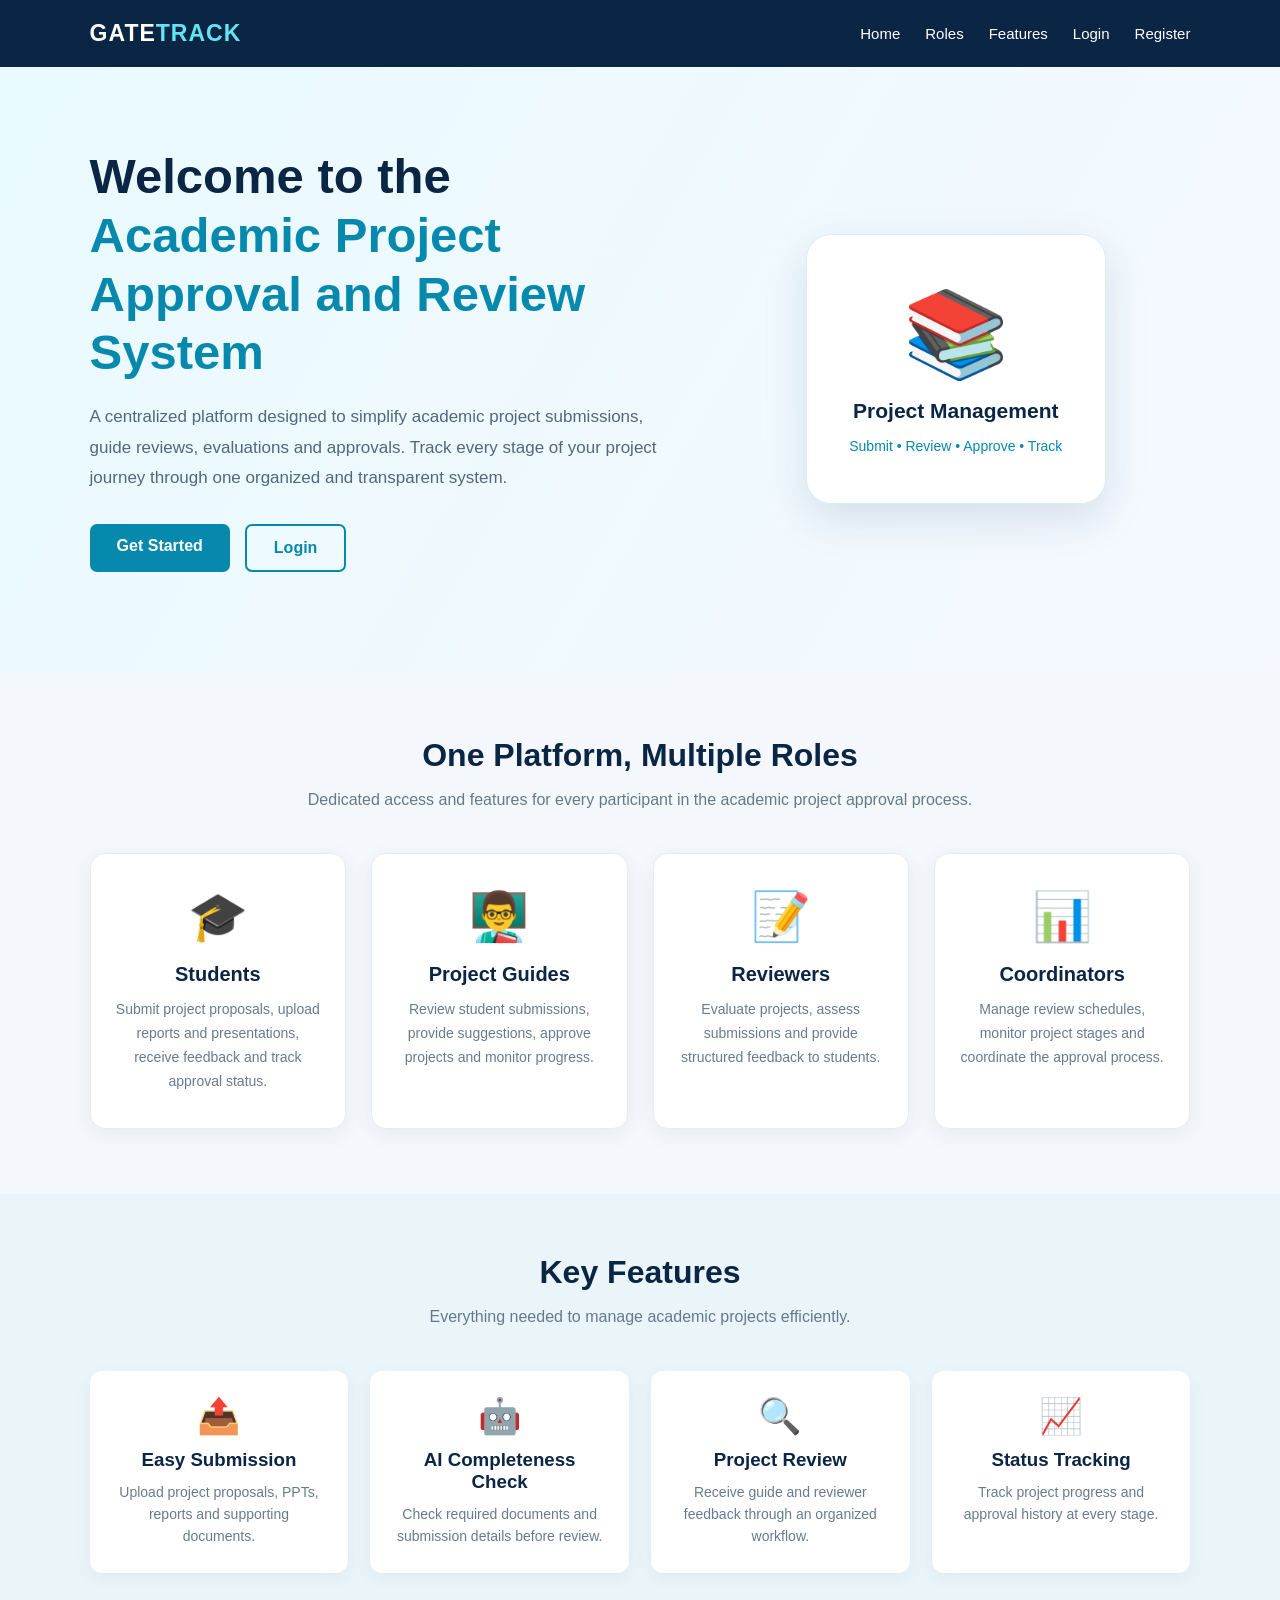
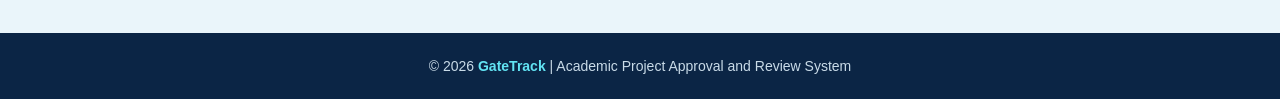
<file: index.html>
<!DOCTYPE html>
<html lang="en">
<head>
  <meta charset="UTF-8">
  <meta name="viewport" content="width=device-width, initial-scale=1.0">
  <title>GateTrack | Academic Project Approval and Review System</title>
 
  <style>
    * {
      margin: 0;
      padding: 0;
      box-sizing: border-box;
    }

    body {
      font-family: "Segoe UI", Arial, sans-serif;
      background: #f4f8fc;
      color: #172b4d;
      overflow-x: hidden;
    }

    /* ================= INTRO SCREEN ================= */

    #intro-screen {
      position: fixed;
      inset: 0;
      z-index: 9999;
      background: linear-gradient(135deg, #071b35, #102f55, #075b78);
      display: flex;
      justify-content: center;
      align-items: center;
      overflow: hidden;
      animation: introExit 1s ease 5.5s forwards;
    }

    .intro-content {
      position: relative;
      z-index: 2;
      text-align: center;
      padding: 25px;
      width: 90%;
      max-width: 900px;
      animation: introAppear 1.2s ease both;
    }

    .intro-icon {
      font-size: 75px;
      margin-bottom: 20px;
      animation: floatIcon 2s ease-in-out infinite;
    }

    .welcome-text {
      color: #8ceaff;
      font-size: 18px;
      letter-spacing: 8px;
      margin-bottom: 18px;
      animation: fadeUp 1s ease both;
    }

  

    .system-name span {
      display: block;
      color: #62e4f3;
      font-size: clamp(22px, 4vw, 42px);
    }

    .intro-subtitle {
      color: #d2e9f7;
      font-size: 16px;
      margin-top: 22px;
      letter-spacing: 1px;
      animation: fadeUp 2s ease both;
    }

    .loading-line {
      width: 230px;
      height: 5px;
      background: rgba(255,255,255,0.2);
      border-radius: 20px;
      margin: 35px auto 15px;
      overflow: hidden;
    }

    .loading-line div {
      height: 100%;
      width: 0;
      background: #62e4f3;
      border-radius: 20px;
      animation: loading 4.5s ease forwards;
    }

    .intro-footer {
      color: #9bbdd2;
      font-size: 12px;
      letter-spacing: 3px;
      margin-top: 15px;
    }

    .animated-lines {
      position: absolute;
      inset: 0;
      overflow: hidden;
    }

    .animated-lines span {
      position: absolute;
      width: 2px;
      height: 150px;
      background: linear-gradient(transparent, #55eaff, transparent);
        .system-name {
      color: white;
      font-size: clamp(28px, 5vw, 52px);
      line-height: 1.3;
      font-weight: 800;
      letter-spacing: 2px;
      animation: titleReveal 1.5s ease both;
    }opacity: 0.5;
      animation: moveLines 5s linear infinite;
    }

    .animated-lines span:nth-child(1) {
      left: 10%;
      animation-delay: 0s;
    }

    .animated-lines span:nth-child(2) {
      left: 30%;
      animation-delay: 1s;
    }

    .animated-lines span:nth-child(3) {
      left: 50%;
      animation-delay: 2s;
    }

    .animated-lines span:nth-child(4) {
      left: 70%;
      animation-delay: 0.5s;
    }

    .animated-lines span:nth-child(5) {
      left: 90%;
      animation-delay: 1.5s;
    }

    /* ================= HOMEPAGE ================= */

    header {
      background: #0b2545;
      color: white;
      padding: 20px 7%;
      display: flex;
      justify-content: space-between;
      align-items: center;
      flex-wrap: wrap;
      gap: 15px;
      box-shadow: 0 4px 15px rgba(0,0,0,0.12);
      animation: fadeDown 1s ease;
    }

    .logo {
      font-size: 23px;
      font-weight: 800;
      letter-spacing: 1px;
    }

    .logo span {
      color: #62e4f3;
    }

    nav {
      display: flex;
      align-items: center;
      gap: 25px;
      flex-wrap: wrap;
    }

    nav a {
      color: white;
      text-decoration: none;
      font-size: 15px;
      transition: 0.3s;
    }

    nav a:hover {
      color: #62e4f3;
    }

    .hero {
      min-height: 490px;
      padding: 80px 7%;
      display: flex;
      align-items: center;
      justify-content: space-between;
      gap: 45px;
      background: linear-gradient(120deg, #e9faff, #f5f9ff);
      flex-wrap: wrap;
    }

    .hero-content {
      flex: 1;
      min-width: 280px;
      animation: fadeUp 1s ease;
    }

    .hero-content h1 {
      font-size: clamp(32px, 5vw, 49px);
      color: #0b2545;
      line-height: 1.2;
      margin-bottom: 20px;
    }

    .hero-content h1 span {
      color: #0789ad;
    }

    .hero-content p {
      color: #52677d;
      font-size: 17px;
      line-height: 1.8;
      max-width: 650px;
      margin-bottom: 30px;
    }

    .hero-buttons {
      display: flex;
      gap: 15px;
      flex-wrap: wrap;
    }

    .btn {
      display: inline-block;
      padding: 13px 27px;
      border-radius: 7px;
      text-decoration: none;
      font-weight: 700;
      transition: 0.3s;
    }

    .btn-primary {
      background: #0789ad;
      color: white;
    }

    .btn-primary:hover {
      background: #056b89;
      transform: translateY(-4px);
      box-shadow: 0 8px 18px rgba(7,137,173,0.25);
    }

    .btn-outline {
      border: 2px solid #0789ad;
      color: #0789ad;
    }

    .btn-outline:hover {
      background: #0789ad;
      color: white;
      transform: translateY(-4px);
    }

    .hero-visual {
      flex: 0.8;
      min-width: 260px;
      display: flex;
      justify-content: center;
      align-items: center;
      animation: floatIcon 4s ease-in-out infinite;
    }

    .visual-card {
      width: 300px;
      height: 270px;
      background: white;
      border-radius: 25px;
      box-shadow: 0 15px 45px rgba(11,37,69,0.12);
      display: flex;
      flex-direction: column;
      justify-content: center;
      align-items: center;
      gap: 15px;
      border: 1px solid #dcecf5;
    }

    .visual-card .big-icon {
      font-size: 85px;
    }

    .visual-card h3 {
      color: #0b2545;
      font-size: 21px;
    }

    .visual-card p {
      color: #0789ad;
      font-size: 14px;
    }

    /* ================= ROLE SECTION ================= */

    .roles-section {
      padding: 65px 7%;
      text-align: center;
    }

    .section-heading {
      font-size: 32px;
      color: #0b2545;
      margin-bottom: 12px;
    }

    .section-description {
      color: #66798c;
      margin-bottom: 40px;
      line-height: 1.7;
    }

    .role-container {
      display: grid;
      grid-template-columns: repeat(auto-fit, minmax(220px, 1fr));
      gap: 25px;
    }

    .role-card {
      background: white;
      padding: 35px 22px;
      border-radius: 15px;
      box-shadow: 0 5px 22px rgba(0,0,0,0.06);
      border: 1px solid #e5edf3;
      transition: 0.35s;
      animation: fadeUp 1s ease both;
    }

    .role-card:hover {
      transform: translateY(-10px);
      box-shadow: 0 15px 30px rgba(7,137,173,0.13);
      border-color: #62d5e8;
    }

    .role-icon {
      font-size: 48px;
      margin-bottom: 18px;
    }

    .role-card h3 {
      color: #0b2545;
      margin-bottom: 12px;
      font-size: 20px;
    }

    .role-card p {
      color: #687b8d;
      font-size: 14px;
      line-height: 1.7;
    }

    /* ================= FEATURES ================= */

    .features-section {
      padding: 60px 7%;
      background: #eaf5fa;
      text-align: center;
    }

    .features-grid {
      display: grid;
      grid-template-columns: repeat(auto-fit, minmax(210px, 1fr));
      gap: 22px;
      margin-top: 35px;
    }

    .feature {
      background: white;
      border-radius: 12px;
      padding: 25px;
      box-shadow: 0 5px 18px rgba(0,0,0,0.05);
      transition: 0.3s;
    }

    .feature:hover {
      transform: translateY(-6px);
    }

    .feature-icon {
      font-size: 35px;
      margin-bottom: 12px;
    }

    .feature h3 {
      color: #0b2545;
      margin-bottom: 10px;
    }

    .feature p {
      color: #687b8d;
      font-size: 14px;
      line-height: 1.6;
    }

    /* ================= FOOTER ================= */

    footer {
      background: #0b2545;
      color: #c9dbe8;
      text-align: center;
      padding: 25px 15px;
      font-size: 14px;
    }

    footer strong {
      color: #62e4f3;
    }

    /* ================= ANIMATIONS ================= */

    @keyframes introAppear {
      from {
        opacity: 0;
        transform: translateY(35px);
      }
      to {
        opacity: 1;
        transform: translateY(0);
      }
    }

    @keyframes titleReveal {
      from {
        opacity: 0;
        transform: scale(0.8);
        letter-spacing: 10px;
      }
      to {
        opacity: 1;
        transform: scale(1);
        letter-spacing: 2px;
      }
    }

    @keyframes fadeUp {
      from {
        opacity: 0;
        transform: translateY(30px);
      }
      to {
        opacity: 1;
        transform: translateY(0);
      }
    }

    @keyframes fadeDown {
      from {
        opacity: 0;
        transform: translateY(-25px);
      }
      to {
        opacity: 1;
        transform: translateY(0);
      }
    }

    @keyframes floatIcon {
      0%, 100% {
        transform: translateY(0);
      }
      50% {
        transform: translateY(-15px);
      }
    }

    @keyframes loading {
      from {
        width: 0;
      }
      to {
        width: 100%;
      }
    }

    @keyframes moveLines {
      0% {
        top: -180px;
        opacity: 0;
      }
      20% {
        opacity: 0.6;
      }
      100% {
        top: 110%;
        opacity: 0;
      }
    }

    @keyframes introExit {
      to {
        opacity: 0;
        visibility: hidden;
        pointer-events: none;
      }
    }

    /* ================= MOBILE ================= */

    @media (max-width: 700px) {
      header {
        justify-content: center;
        text-align: center;
      }

      nav {
        justify-content: center;
        gap: 15px;
      }

      .hero {
        text-align: center;
        justify-content: center;
        padding-top: 55px;
      }

      .hero-buttons {
        justify-content: center;
      }

      .hero-visual {
        width: 100%;
      }

      .visual-card {
        width: 270px;
      }

      .welcome-text {
        letter-spacing: 4px;
      }
    }

    @media (prefers-reduced-motion: reduce) {
      *, *::before, *::after {
        animation-duration: 0.01ms !important;
        animation-iteration-count: 1 !important;
        transition-duration: 0.01ms !important;
      }

      #intro-screen {
        display: none;
      }
    }
  </style>
</head>

<body>

  <!-- ================= ANIMATED INTRO ================= -->

  <div id="intro-screen">
    <div class="animated-lines">
      <span></span>
      <span></span>
      <span></span>
      <span></span>
      <span></span>
    </div>

    <div class="intro-content">
      <div class="intro-icon">🎓</div>

      <h2 class="welcome-text">WELCOME TO</h2>

      <h1 class="system-name">
        ACADEMIC PROJECT
        <span>APPROVAL AND REVIEW SYSTEM</span>
      </h1>

      <p class="intro-subtitle">
        A smarter way to submit, review and manage academic projects.
      </p>

      <div class="loading-line">
        <div></div>
      </div>

      <p class="intro-footer">
        GATETRACK | PROJECT MANAGEMENT PORTAL
      </p>
    </div>
  </div>

  <!-- ================= MAIN HOMEPAGE ================= -->

  <header>
    <div class="logo">
      GATE<span>TRACK</span>
    </div>

    <nav>
      <a href="index.html">Home</a>
      <a href="#roles">Roles</a>
      <a href="#features">Features</a>
      <a href="login.html">Login</a>
      <a href="register.html">Register</a>
    </nav>
  </header>

  <!-- HERO SECTION -->

  <section class="hero">
    <div class="hero-content">

      <h1>
        Welcome to the
        <span>Academic Project Approval and Review System</span>
      </h1>

      <p>
        A centralized platform designed to simplify academic project
        submissions, guide reviews, evaluations and approvals.
        Track every stage of your project journey through one organized
        and transparent system.
      </p>

      <div class="hero-buttons">
        <a href="register.html" class="btn btn-primary">Get Started</a>
        <a href="login.html" class="btn btn-outline">Login</a>
      </div>

      <div id="go" style="margin-top:20px;"></div>
    </div>

    <div class="hero-visual">
      <div class="visual-card">
        <div class="big-icon">📚</div>
        <h3>Project Management</h3>
        <p>Submit • Review • Approve • Track</p>
      </div>
    </div>
  </section>

  <!-- ROLE SECTION -->

  <section class="roles-section" id="roles">

    <h2 class="section-heading">One Platform, Multiple Roles</h2>

    <p class="section-description">
      Dedicated access and features for every participant in the
      academic project approval process.
    </p>

    <div class="role-container">

      <div class="role-card">
        <div class="role-icon">🎓</div>
        <h3>Students</h3>
        <p>
          Submit project proposals, upload reports and presentations,
          receive feedback and track approval status.
        </p>
      </div>

      <div class="role-card">
        <div class="role-icon">👨‍🏫</div>
        <h3>Project Guides</h3>
        <p>
          Review student submissions, provide suggestions,
          approve projects and monitor progress.
        </p>
      </div>

      <div class="role-card">
        <div class="role-icon">📝</div>
        <h3>Reviewers</h3>
        <p>
          Evaluate projects, assess submissions and provide
          structured feedback to students.
        </p>
      </div>

      <div class="role-card">
        <div class="role-icon">📊</div>
        <h3>Coordinators</h3>
        <p>
          Manage review schedules, monitor project stages
          and coordinate the approval process.
        </p>
      </div>

    </div>
  </section>

  <!-- FEATURES SECTION -->

  <section class="features-section" id="features">

    <h2 class="section-heading">Key Features</h2>

    <p class="section-description">
      Everything needed to manage academic projects efficiently.
    </p>

    <div class="features-grid">

      <div class="feature">
        <div class="feature-icon">📤</div>
        <h3>Easy Submission</h3>
        <p>
          Upload project proposals, PPTs, reports and supporting documents.
        </p>
      </div>

      <div class="feature">
        <div class="feature-icon">🤖</div>
        <h3>AI Completeness Check</h3>
        <p>
          Check required documents and submission details before review.
        </p>
      </div>

      <div class="feature">
        <div class="feature-icon">🔍</div>
        <h3>Project Review</h3>
        <p>
          Receive guide and reviewer feedback through an organized workflow.
        </p>
      </div>

      <div class="feature">
        <div class="feature-icon">📈</div>
        <h3>Status Tracking</h3>
        <p>
          Track project progress and approval history at every stage.
        </p>
      </div>

    </div>
  </section>

  <!-- FOOTER -->

  <footer>
    <p>
      © 2026 <strong>GateTrack</strong> |
      Academic Project Approval and Review System
    </p>
  </footer>

  <!-- ================= JAVASCRIPT ================= -->

  <script>
    // Remove the intro after its animation finishes
    window.addEventListener("load", function () {
      setTimeout(function () {
        const intro = document.getElementById("intro-screen");

        if (intro) {
          intro.remove();
        }
      }, 6500);
    });

    // Preserve the existing login-session dashboard link, if available
    try {
      if (typeof user === "function" &&
          typeof HOME !== "undefined" &&
          typeof $ === "function") {

        const u = user();

        if (u) {
          const who = $("who");
          const lo = $("lo");
          const go = $("go");

          if (who) {
            who.textContent = u.name + " · " + u.role;
          }

          if (lo) {
            lo.style.display = "";
          }

          if (go && HOME[u.role]) {
            go.innerHTML =
              '<a class="btn btn-primary" href="' +
              HOME[u.role] +
              '">Open my dashboard</a>';
          }
        }
      }
    } catch (error) {
      console.log("Homepage session check:", error.message);
    }
  </script>

</body>
</html>
</file>
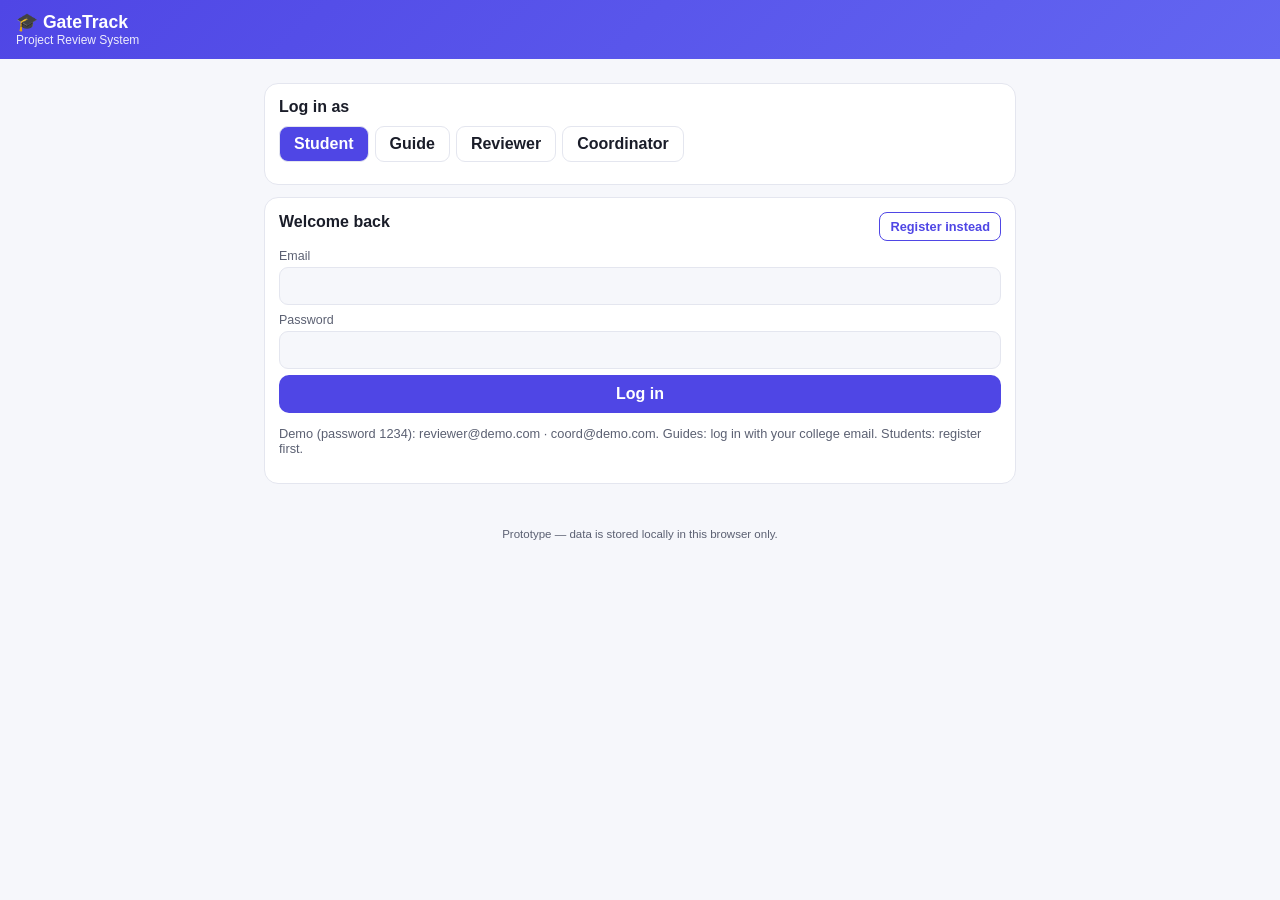
<file: coordinator.html>
<!DOCTYPE html>
<html lang="en"><head><meta charset="UTF-8"><meta name="viewport" content="width=device-width, initial-scale=1, viewport-fit=cover">
<title>Coordinator — GateTrack</title><link rel="stylesheet" href="css/style.css"></head><body>
<header><div><a class="nav-brand" href="index.html"><b>🎓 GateTrack</b></a><small id="who">Project Review System</small></div><button class="btn ghost" id="lo" style="display:none" onclick="logout()">Log out</button></header>
<div class="tabs" id="tabs"></div><div class="wrap" id="app"></div>
<footer>Prototype — data is stored locally in this browser only.</footer>
<script src="js/app.js"></script>
<script>boot("coordinator","ov")</script></body></html>
</file>
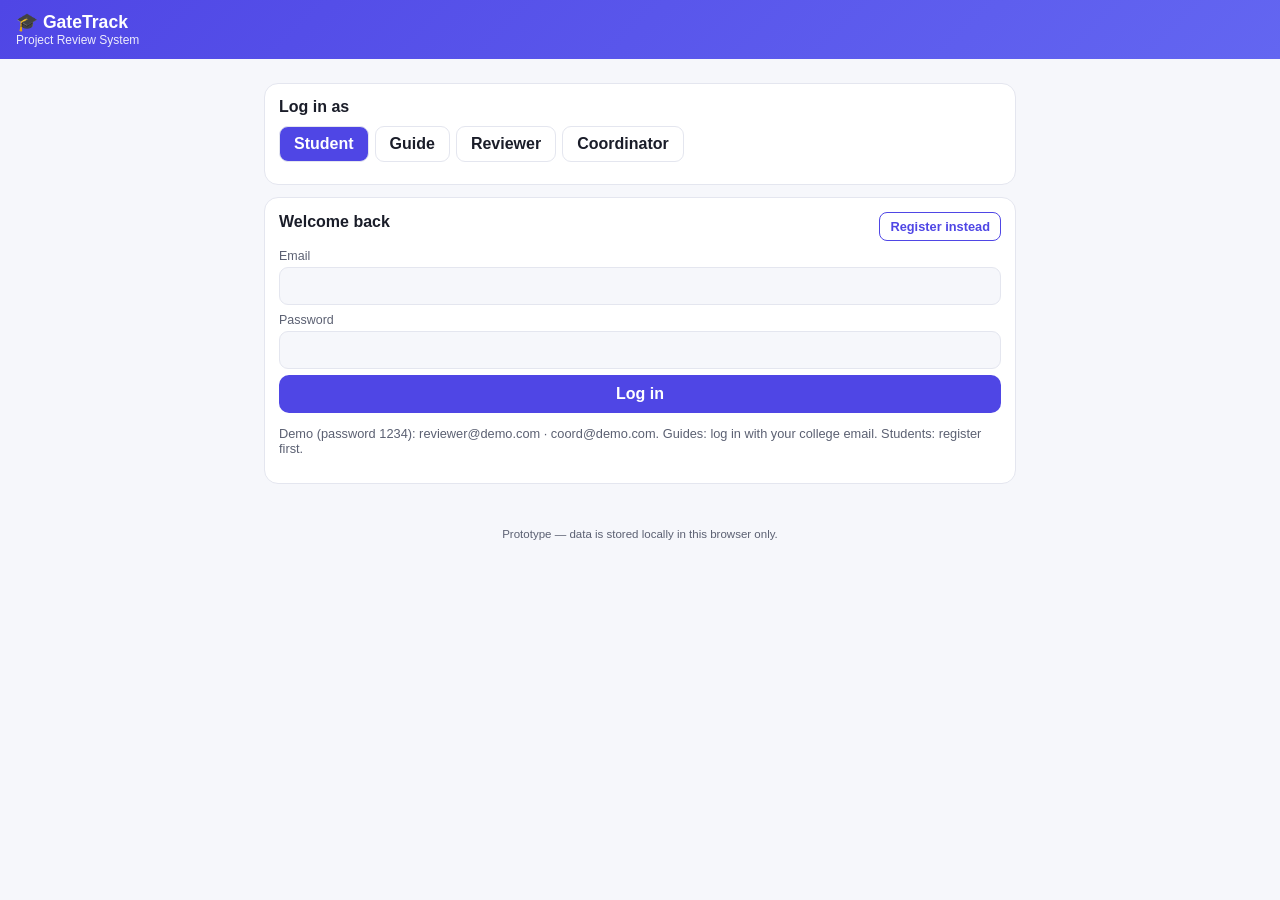
<file: login.html>
<!DOCTYPE html>
<html lang="en"><head><meta charset="UTF-8"><meta name="viewport" content="width=device-width, initial-scale=1, viewport-fit=cover">
<title>Log in — GateTrack</title><link rel="stylesheet" href="css/style.css"></head><body>
<header><div><a class="nav-brand" href="index.html"><b>🎓 GateTrack</b></a><small id="who">Project Review System</small></div><button class="btn ghost" id="lo" style="display:none" onclick="logout()">Log out</button></header>
<div class="tabs" id="tabs"></div><div class="wrap" id="app"></div>
<footer>Prototype — data is stored locally in this browser only.</footer>
<script src="js/app.js"></script>
<script>S.mode="login";boot("auth");</script></body></html>
</file>
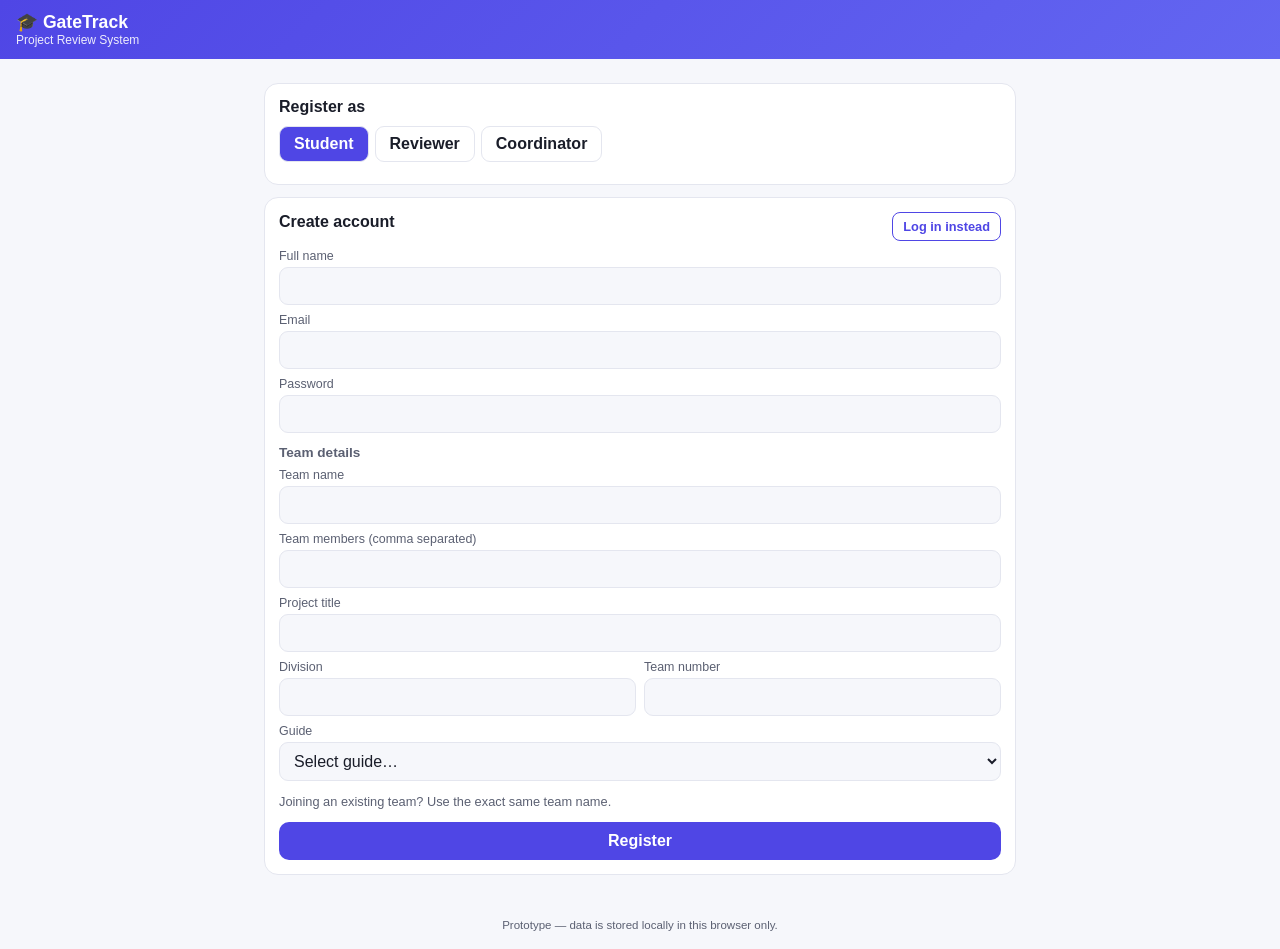
<file: register.html>
<!DOCTYPE html>
<html lang="en"><head><meta charset="UTF-8"><meta name="viewport" content="width=device-width, initial-scale=1, viewport-fit=cover">
<title>Register — GateTrack</title><link rel="stylesheet" href="css/style.css"></head><body>
<header><div><a class="nav-brand" href="index.html"><b>🎓 GateTrack</b></a><small id="who">Project Review System</small></div><button class="btn ghost" id="lo" style="display:none" onclick="logout()">Log out</button></header>
<div class="tabs" id="tabs"></div><div class="wrap" id="app"></div>
<footer>Prototype — data is stored locally in this browser only.</footer>
<script src="js/app.js"></script>
<script>S.mode="reg";boot("auth");</script></body></html>
</file>
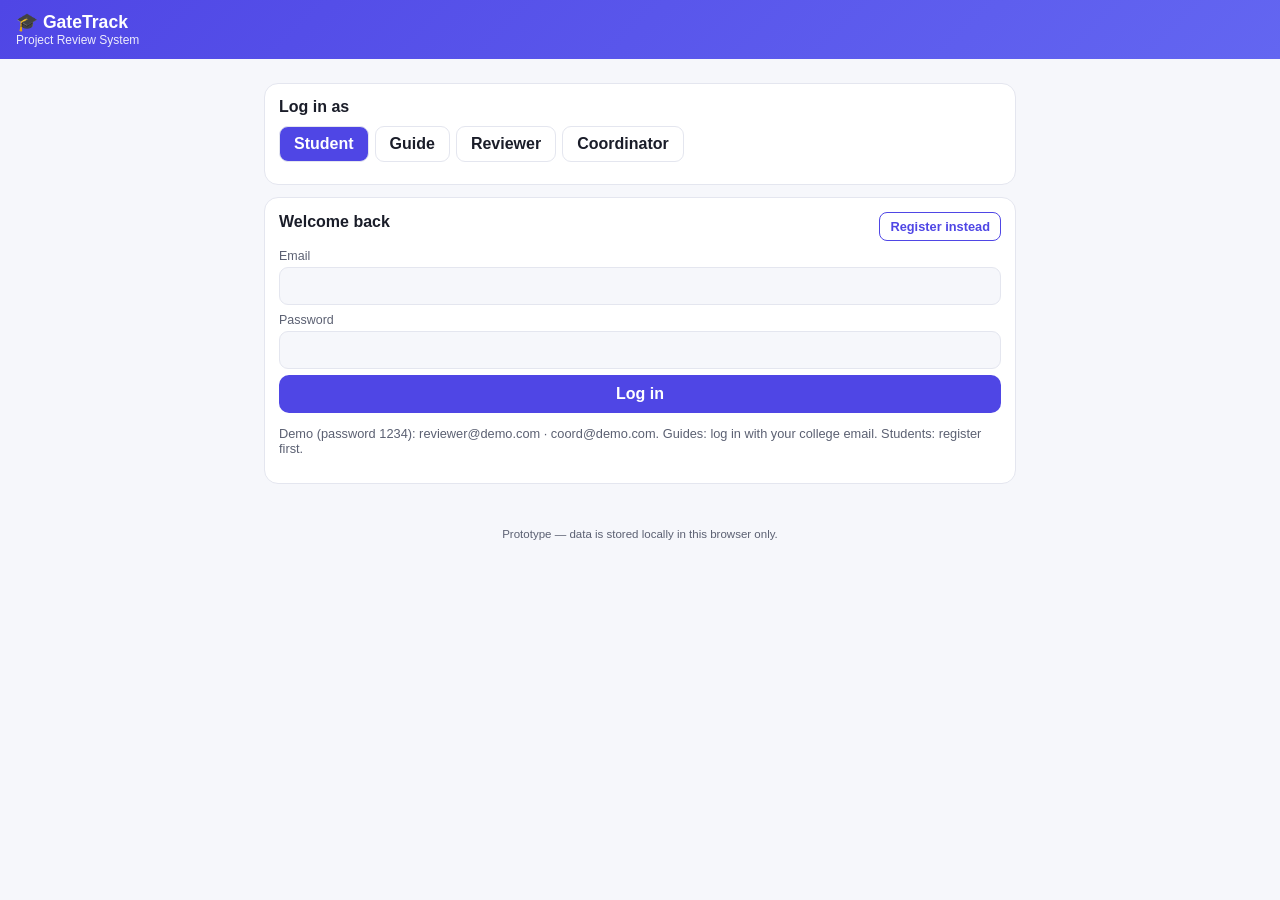
<file: review-sheet.html>
<!DOCTYPE html>
<html lang="en"><head><meta charset="UTF-8"><meta name="viewport" content="width=device-width, initial-scale=1, viewport-fit=cover">
<title>Review sheet — GateTrack</title><link rel="stylesheet" href="css/style.css"></head><body>
<header><div><a class="nav-brand" href="index.html"><b>🎓 GateTrack</b></a><small id="who">Project Review System</small></div><button class="btn ghost" id="lo" style="display:none" onclick="logout()">Log out</button></header>
<div class="tabs" id="tabs"></div><div class="wrap" id="app"></div>
<footer>Prototype — data is stored locally in this browser only.</footer>
<script src="js/app.js"></script>
<script>boot("any","sheet")</script></body></html>
</file>
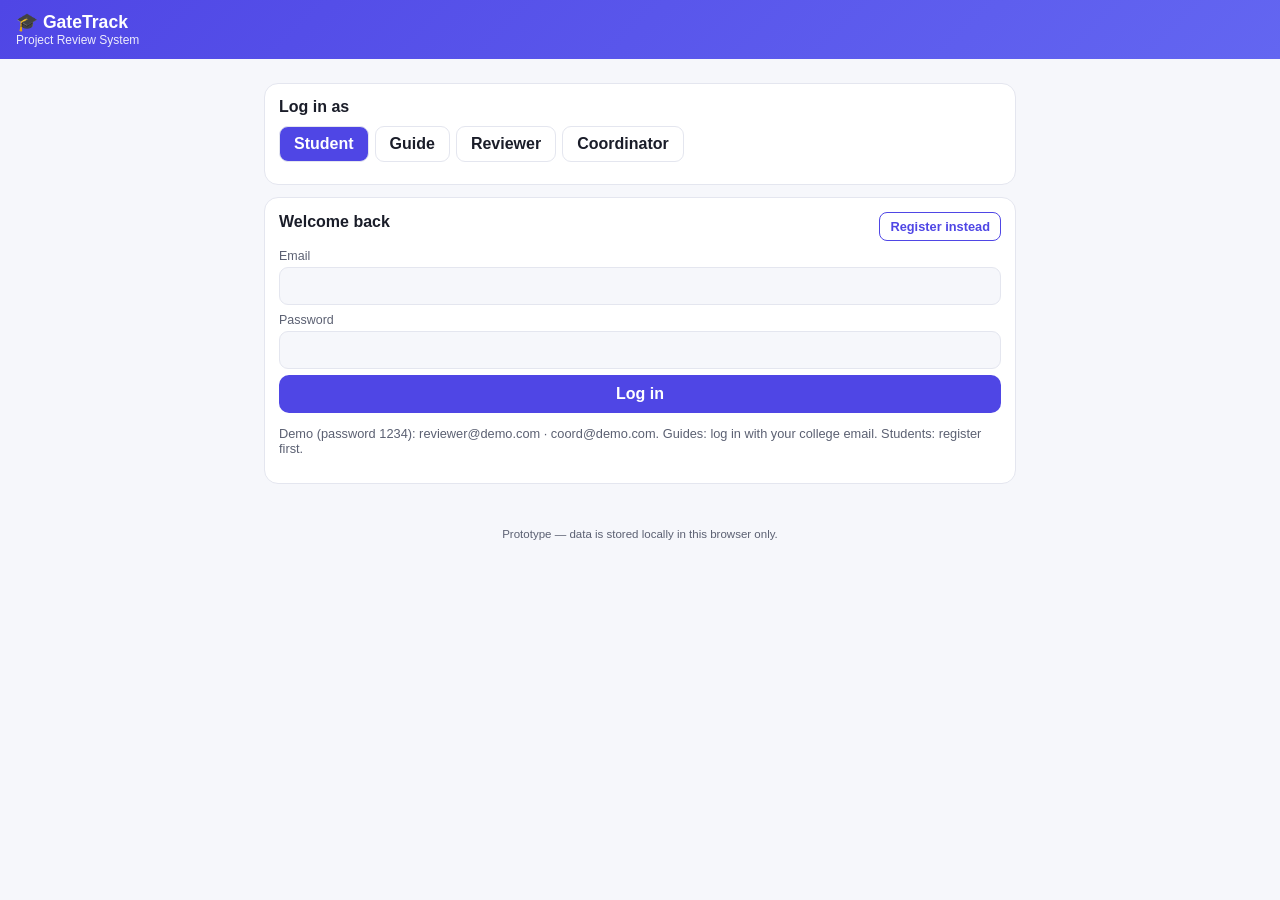
<file: reviewer.html>
<!DOCTYPE html>
<html lang="en"><head><meta charset="UTF-8"><meta name="viewport" content="width=device-width, initial-scale=1, viewport-fit=cover">
<title>Reviewer — GateTrack</title><link rel="stylesheet" href="css/style.css"></head><body>
<header><div><a class="nav-brand" href="index.html"><b>🎓 GateTrack</b></a><small id="who">Project Review System</small></div><button class="btn ghost" id="lo" style="display:none" onclick="logout()">Log out</button></header>
<div class="tabs" id="tabs"></div><div class="wrap" id="app"></div>
<footer>Prototype — data is stored locally in this browser only.</footer>
<script src="js/app.js"></script>
<script>boot("reviewer","rev")</script></body></html>
</file>
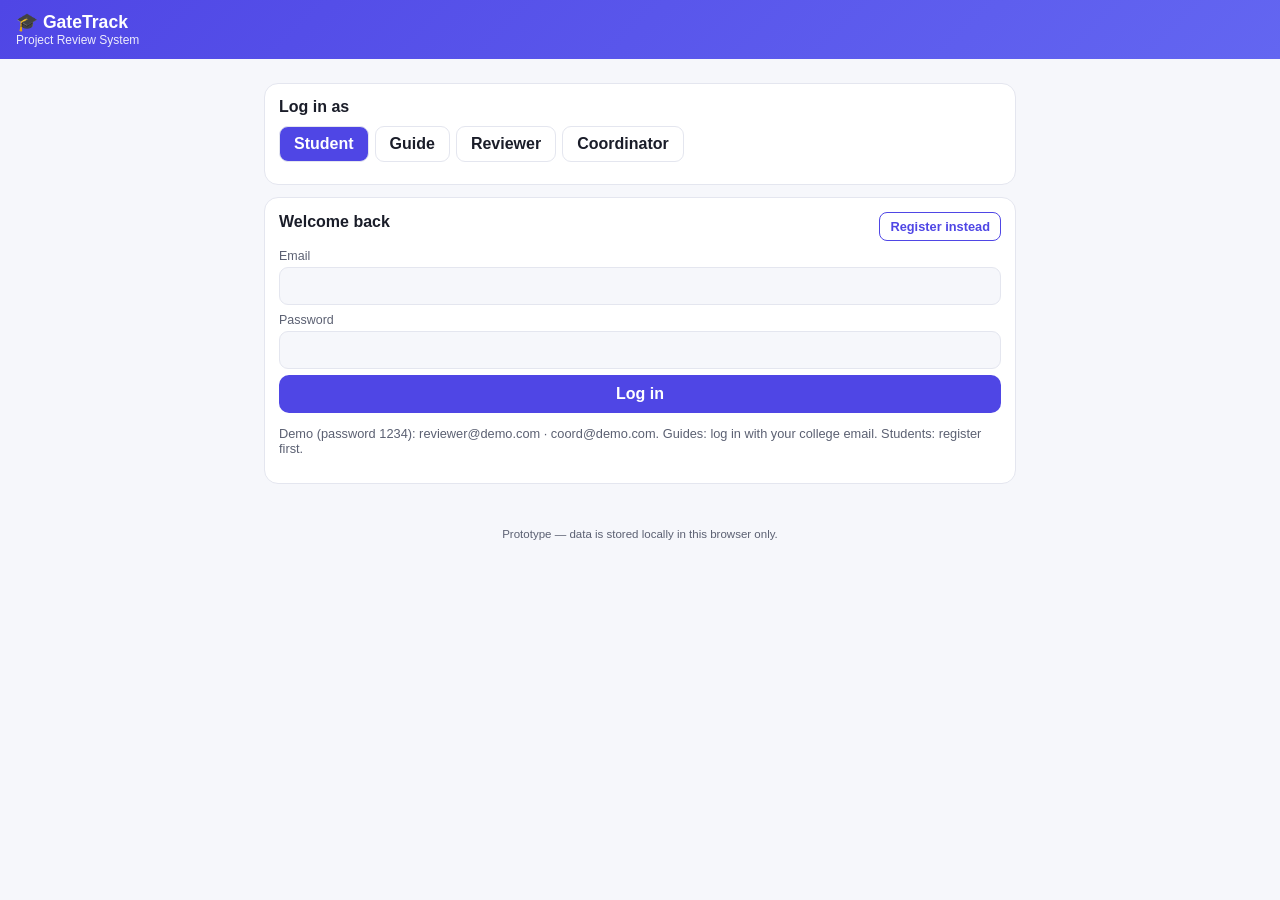
<file: student-messages.html>
<!DOCTYPE html>
<html lang="en"><head><meta charset="UTF-8"><meta name="viewport" content="width=device-width, initial-scale=1, viewport-fit=cover">
<title>Messages — GateTrack</title><link rel="stylesheet" href="css/style.css"></head><body>
<header><div><a class="nav-brand" href="index.html"><b>🎓 GateTrack</b></a><small id="who">Project Review System</small></div><button class="btn ghost" id="lo" style="display:none" onclick="logout()">Log out</button></header>
<div class="tabs" id="tabs"></div><div class="wrap" id="app"></div>
<footer>Prototype — data is stored locally in this browser only.</footer>
<script src="js/app.js"></script>
<script>boot("student","msgs")</script></body></html>
</file>
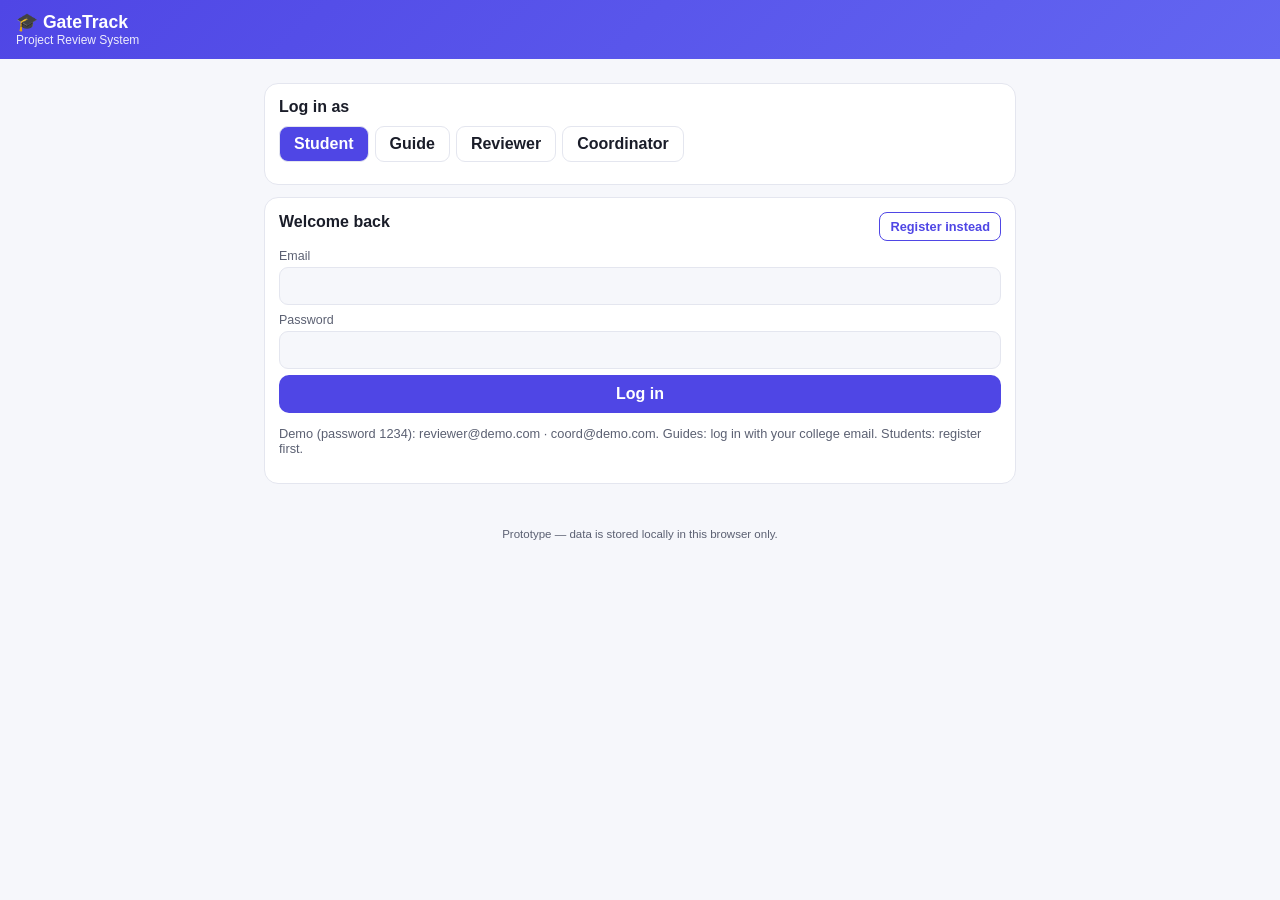
<file: student-progress.html>
<!DOCTYPE html>
<html lang="en"><head><meta charset="UTF-8"><meta name="viewport" content="width=device-width, initial-scale=1, viewport-fit=cover">
<title>Progress — GateTrack</title><link rel="stylesheet" href="css/style.css"></head><body>
<header><div><a class="nav-brand" href="index.html"><b>🎓 GateTrack</b></a><small id="who">Project Review System</small></div><button class="btn ghost" id="lo" style="display:none" onclick="logout()">Log out</button></header>
<div class="tabs" id="tabs"></div><div class="wrap" id="app"></div>
<footer>Prototype — data is stored locally in this browser only.</footer>
<script src="js/app.js"></script>
<script>boot("student","progress")</script></body></html>
</file>
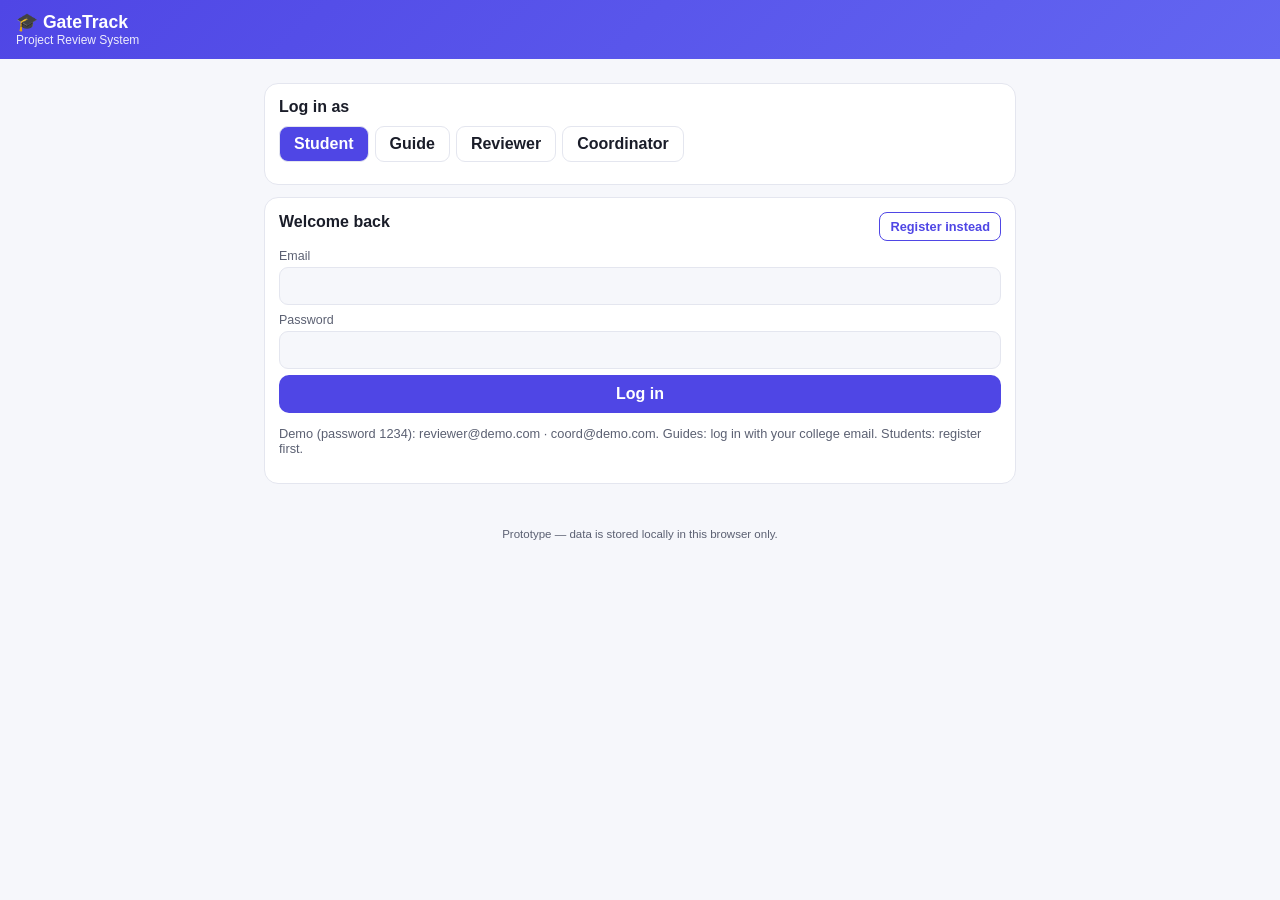
<file: student-submit.html>
<!DOCTYPE html>
<html lang="en"><head><meta charset="UTF-8"><meta name="viewport" content="width=device-width, initial-scale=1, viewport-fit=cover">
<title>Submit — GateTrack</title><link rel="stylesheet" href="css/style.css"></head><body>
<header><div><a class="nav-brand" href="index.html"><b>🎓 GateTrack</b></a><small id="who">Project Review System</small></div><button class="btn ghost" id="lo" style="display:none" onclick="logout()">Log out</button></header>
<div class="tabs" id="tabs"></div><div class="wrap" id="app"></div>
<footer>Prototype — data is stored locally in this browser only.</footer>
<script src="js/app.js"></script>
<script>boot("student","submit")</script></body></html>
</file>
<file: css/style.css>
:root{--bg:#f6f7fb;--card:#fff;--ink:#1a1d29;--sub:#5b6072;--line:#e4e6ef;--brand:#4f46e5;--brand2:#6366f1;--ok:#16a34a;--warn:#d97706;--bad:#dc2626;--chip:#eef0fb;box-sizing:border-box;padding-top:env(safe-area-inset-top,0px);padding-bottom:env(safe-area-inset-bottom,0px)}
@media (prefers-color-scheme:dark){:root:not([data-theme="light"]){--bg:#14151c;--card:#1c1e29;--ink:#eef0f6;--sub:#9a9fb3;--line:#2c2f3d;--chip:#242739}}
:root[data-theme="dark"]{--bg:#14151c;--card:#1c1e29;--ink:#eef0f6;--sub:#9a9fb3;--line:#2c2f3d;--chip:#242739}
html{scroll-padding-top:env(safe-area-inset-top,0px)}*{box-sizing:border-box}
body{margin:0;background:var(--bg);color:var(--ink);font-family:-apple-system,BlinkMacSystemFont,"Segoe UI",Roboto,sans-serif}
header{position:sticky;top:0;z-index:10;padding:12px 16px;background:linear-gradient(135deg,var(--brand),var(--brand2));color:#fff;display:flex;justify-content:space-between;align-items:center;gap:8px}
header b{font-size:1.1rem}header small{display:block;opacity:.9;font-size:.75rem}
button{font:inherit;cursor:pointer}
.btn{background:var(--brand);color:#fff;border:0;border-radius:10px;padding:10px 14px;font-weight:600}
.btn.sm{padding:6px 10px;font-size:.8rem;border-radius:8px}.btn.out{background:transparent;color:var(--brand);border:1px solid var(--brand)}
.btn.ghost{background:transparent;border:1px solid rgba(255,255,255,.6);padding:6px 10px;font-size:.8rem}
.btn.bad{background:var(--bad)}.btn.good{background:var(--ok)}
.wrap{max-width:780px;margin:0 auto;padding:14px}
.card{background:var(--card);border:1px solid var(--line);border-radius:14px;padding:14px;margin-bottom:12px}
h2{font-size:1rem;margin:0 0 10px}h3{font-size:.85rem;margin:12px 0 6px;color:var(--sub)}
label{display:block;font-size:.78rem;color:var(--sub);margin:8px 0 4px}
input,select,textarea{width:100%;padding:9px 10px;border:1px solid var(--line);border-radius:9px;background:var(--bg);color:var(--ink);font:inherit}
textarea{min-height:70px;resize:vertical}
.g2{display:grid;grid-template-columns:1fr 1fr;gap:8px}.row{display:flex;justify-content:space-between;align-items:center;gap:8px;flex-wrap:wrap}
.tabs{display:flex;gap:6px;overflow-x:auto;padding:10px 14px 0;max-width:780px;margin:0 auto}
.tab{flex:0 0 auto;padding:8px 12px;border-radius:999px;background:var(--chip);color:var(--sub);font-size:.82rem;font-weight:600;border:0}
.tab.on,.gb.on{background:var(--brand);color:#fff}
.gb{padding:8px 14px;border-radius:9px;border:1px solid var(--line);background:var(--card);color:var(--ink);font-weight:700}
.gates{display:flex;gap:6px;flex-wrap:wrap;margin:8px 0}
.pill{display:inline-block;font-size:.72rem;font-weight:700;padding:3px 8px;border-radius:999px}
.pending{background:#fff4e0;color:var(--warn)}.correction{background:#fde2e1;color:var(--bad)}.approved{background:#dcfce7;color:var(--ok)}
.mut{color:var(--sub);font-size:.8rem}.err{color:var(--bad);font-size:.85rem;margin:6px 0;font-weight:600}.okm{color:var(--ok);font-size:.85rem;margin:6px 0;font-weight:600}
.sub{border:1px solid var(--line);border-radius:10px;padding:10px;margin:8px 0}
.tw{overflow-x:auto}table{border-collapse:collapse;width:100%;font-size:.82rem}th,td{border-bottom:1px solid var(--line);padding:7px 6px;text-align:left;vertical-align:top}
.tag{background:var(--chip);border-radius:6px;padding:2px 6px;font-size:.75rem;margin-right:4px;display:inline-block}
footer{text-align:center;padding:18px;color:var(--sub);font-size:.72rem}

.hero{padding:34px 16px;text-align:center}.hero h1{font-size:2rem;margin:0 0 8px}.hero p{color:var(--sub);max-width:560px;margin:0 auto 16px}
.steps{counter-reset:s;list-style:none;padding:0;margin:0}.steps li{counter-increment:s;padding:8px 0 8px 38px;position:relative;border-bottom:1px solid var(--line)}
.steps li:before{content:counter(s);position:absolute;left:0;top:7px;width:26px;height:26px;border-radius:50%;background:var(--brand);color:#fff;text-align:center;line-height:26px;font-weight:700;font-size:.8rem}
.rg{display:grid;grid-template-columns:repeat(auto-fit,minmax(160px,1fr));gap:10px}.rg a{text-decoration:none;color:var(--ink)}.rg .card{margin:0;height:100%}
a.btn{display:inline-block;text-decoration:none}.tab{text-decoration:none}.nav-brand{color:#fff;text-decoration:none}
</file>
